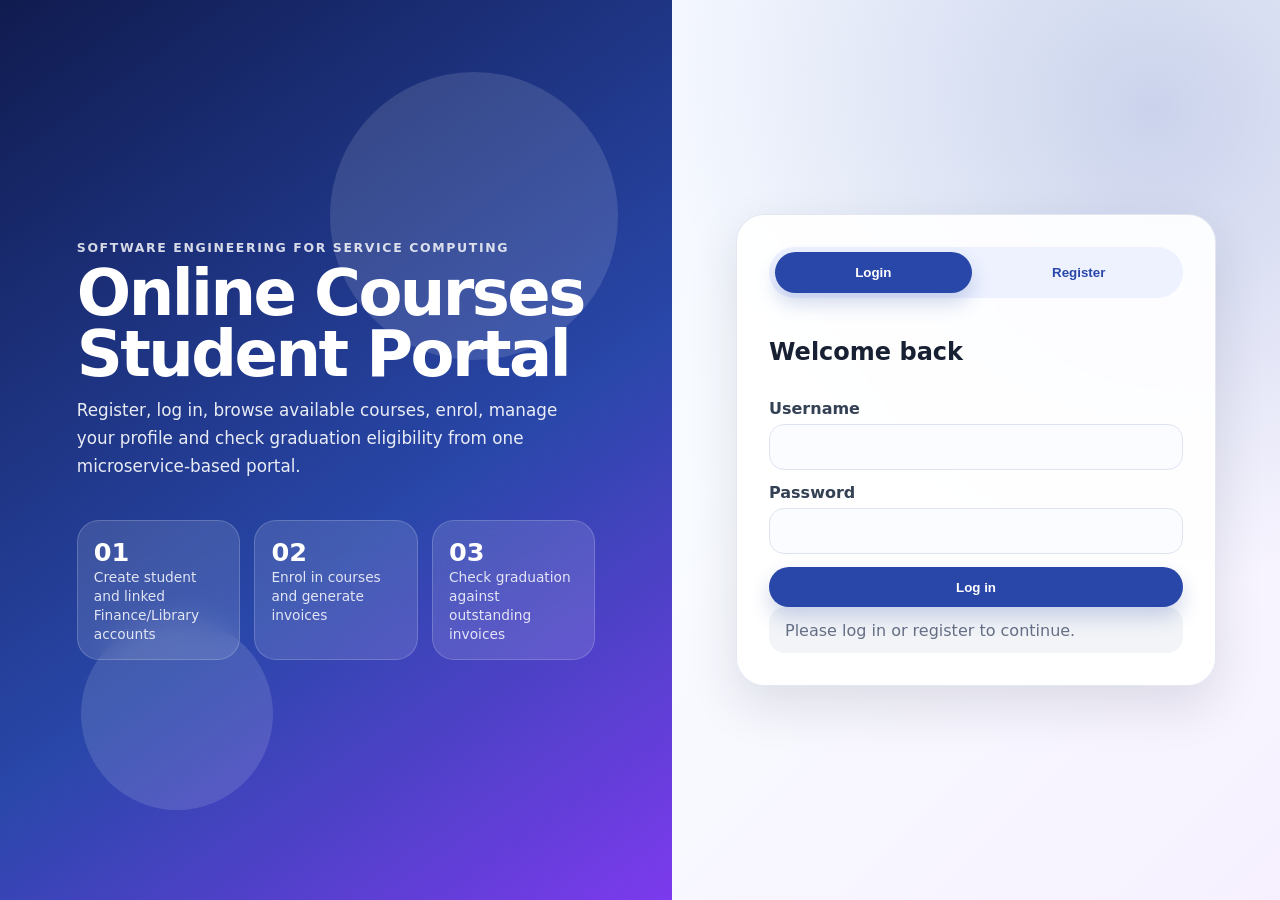
<file: student-service/src/main/resources/static/index.html>
<!DOCTYPE html>
<html lang="en">
<head>
    <meta charset="UTF-8" />
    <meta name="viewport" content="width=device-width, initial-scale=1.0" />
    <title>Student Portal | Login</title>
    <link rel="stylesheet" href="styles.css" />
</head>
<body>
<main class="auth-page">
    <section class="auth-hero">
        <div>
            <p class="eyebrow">Software Engineering for Service Computing</p>
            <h1>Online Courses Student Portal</h1>
            <p class="subtitle">Register, log in, browse available courses, enrol, manage your profile and check graduation eligibility from one microservice-based portal.</p>
        </div>
        <div class="hero-card-row">
            <div class="hero-mini-card"><strong>01</strong><span>Create student and linked Finance/Library accounts</span></div>
            <div class="hero-mini-card"><strong>02</strong><span>Enrol in courses and generate invoices</span></div>
            <div class="hero-mini-card"><strong>03</strong><span>Check graduation against outstanding invoices</span></div>
        </div>
    </section>

    <section class="auth-panel">
        <div class="auth-card">
            <div class="tabs">
                <button class="tab-btn active" type="button" data-tab="loginForm">Login</button>
                <button class="tab-btn" type="button" data-tab="registerForm">Register</button>
            </div>
            <form id="loginForm" class="auth-form active">
                <h2>Welcome back</h2>
                <label>Username <input name="username" autocomplete="username" required /></label>
                <label>Password <input name="password" type="password" autocomplete="current-password" required /></label>
                <button class="primary" type="submit">Log in</button>
            </form>
            <form id="registerForm" class="auth-form">
                <h2>Create account</h2>
                <div class="two-col">
                    <label>First name <input name="firstName" required /></label>
                    <label>Last name <input name="lastName" required /></label>
                </div>
                <label>Email <input name="email" type="email" required /></label>
                <div class="two-col">
                    <label>Username <input name="username" autocomplete="username" required /></label>
                    <label>Password <input name="password" type="password" autocomplete="new-password" required /></label>
                </div>
                <button class="primary" type="submit">Register and continue</button>
            </form>
            <div id="statusBanner" class="status">Please log in or register to continue.</div>
        </div>
    </section>
</main>
<script src="portal.js"></script>
<script src="auth.js"></script>
</body>
</html>
</file>
<file: student-service/src/main/resources/static/styles.css>
:root {
    --bg: #eef2ff;
    --panel: rgba(255,255,255,.92);
    --text: #182033;
    --muted: #667085;
    --line: #dde3f0;
    --brand: #2947a9;
    --brand-dark: #1f347d;
    --accent: #7c3aed;
    --danger: #b42318;
    --success: #027a48;
    --warning: #b54708;
    --shadow: 0 20px 50px rgba(24, 32, 51, 0.12);
}

* { box-sizing: border-box; }
html { scroll-behavior: smooth; }
body {
    min-height: 100vh;
    margin: 0;
    font-family: Inter, ui-sans-serif, system-ui, -apple-system, BlinkMacSystemFont, "Segoe UI", sans-serif;
    color: var(--text);
    background:
        radial-gradient(circle at 10% 10%, rgba(124, 58, 237, .22), transparent 32rem),
        radial-gradient(circle at 90% 12%, rgba(41, 71, 169, .22), transparent 30rem),
        linear-gradient(135deg, #eef2ff, #f8fbff 55%, #f7f1ff);
}

a { color: inherit; text-decoration: none; }

.auth-page {
    display: grid;
    grid-template-columns: 1.05fr .95fr;
    min-height: 100vh;
    overflow: hidden;
}

.auth-hero {
    position: relative;
    display: grid;
    align-content: center;
    gap: 1.5rem;
    padding: clamp(2rem, 6vw, 5rem);
    color: white;
    background: linear-gradient(145deg, #101b4f, #2947a9 58%, #7c3aed);
}

.auth-hero::before, .auth-hero::after {
    content: "";
    position: absolute;
    border-radius: 999px;
    background: rgba(255,255,255,.12);
    animation: float 7s ease-in-out infinite;
}
.auth-hero::before { width: 18rem; height: 18rem; top: 8%; right: 8%; }
.auth-hero::after { width: 12rem; height: 12rem; bottom: 10%; left: 12%; animation-delay: -2s; }

.eyebrow { margin: 0 0 .5rem; text-transform: uppercase; letter-spacing: .13em; font-size: .78rem; opacity: .82; font-weight: 800; }
h1 { margin: 0; font-size: clamp(2.4rem, 5vw, 5.5rem); line-height: .95; letter-spacing: -.04em; }
.subtitle { max-width: 680px; margin: .8rem 0 0; opacity: .9; font-size: 1.05rem; line-height: 1.65; }

.hero-card-row { display: grid; grid-template-columns: repeat(3, minmax(0, 1fr)); gap: .9rem; margin-top: 1rem; position: relative; z-index: 1; }
.hero-mini-card { padding: 1rem; border: 1px solid rgba(255,255,255,.18); border-radius: 22px; background: rgba(255,255,255,.12); backdrop-filter: blur(14px); animation: rise .7s ease both; }
.hero-mini-card:nth-child(2) { animation-delay: .12s; }
.hero-mini-card:nth-child(3) { animation-delay: .24s; }
.hero-mini-card strong { display: block; font-size: 1.6rem; }
.hero-mini-card span { opacity: .84; font-size: .86rem; }

auth-panel { min-width: 0; }
.auth-panel {
    display: grid;
    align-content: center;
    padding: clamp(1.5rem, 5vw, 4rem);
}
.auth-card, .card {
    background: var(--panel);
    border: 1px solid rgba(221, 227, 240, .85);
    border-radius: 28px;
    box-shadow: var(--shadow);
    backdrop-filter: blur(18px);
}
.auth-card { padding: clamp(1.2rem, 3vw, 2rem); animation: slideIn .5s ease both; }
.card { padding: 1.35rem; animation: fadeIn .45s ease both; }

.tabs { display: grid; grid-template-columns: 1fr 1fr; gap: .5rem; padding: .35rem; margin-bottom: 1.2rem; border-radius: 999px; background: #eef2ff; }
.tab-btn { border: 0; border-radius: 999px; padding: .8rem 1rem; cursor: pointer; font-weight: 900; color: var(--brand); background: transparent; }
.tab-btn.active { color: white; background: var(--brand); box-shadow: 0 10px 20px rgba(41, 71, 169, .22); }
.auth-form { display: none; gap: .85rem; }
.auth-form.active { display: grid; animation: fadeIn .35s ease both; }

.app-header {
    position: sticky;
    top: 0;
    z-index: 20;
    display: flex;
    justify-content: space-between;
    align-items: center;
    gap: 1rem;
    padding: .85rem min(5vw, 4rem);
    background: rgba(255,255,255,.82);
    border-bottom: 1px solid rgba(221, 227, 240, .82);
    backdrop-filter: blur(18px);
}
.brand { display: flex; align-items: center; gap: .7rem; font-weight: 950; color: var(--brand); }
.logo { width: 42px; height: 42px; display: grid; place-items: center; border-radius: 15px; color: white; background: linear-gradient(135deg, var(--brand), var(--accent)); box-shadow: 0 10px 22px rgba(41,71,169,.25); }
.nav { display: flex; flex-wrap: wrap; gap: .45rem; align-items: center; justify-content: flex-end; }
.nav a, .nav button { border: 0; border-radius: 999px; padding: .65rem .9rem; background: transparent; font-weight: 850; color: #344054; cursor: pointer; }
.nav a.active, .nav a:hover, .nav button:hover { background: #eef2ff; color: var(--brand); }
.nav .locked { display: none; }
body.has-enrolments .nav .locked { display: inline-flex; }

.page-hero {
    padding: 2rem min(5vw, 4rem) 1rem;
    display: grid;
    gap: .8rem;
}
.page-hero h1 { font-size: clamp(2rem, 4vw, 3.8rem); color: #101828; }
.dashboard-grid { display: grid; grid-template-columns: 1.1fr .9fr; gap: 1.2rem; padding: 1rem min(5vw, 4rem) 3rem; }
.content { display: grid; gap: 1.2rem; padding: 1rem min(5vw, 4rem) 3rem; }
.card-grid { display: grid; grid-template-columns: repeat(3, minmax(0, 1fr)); gap: 1rem; }
.stat { padding: 1rem; border-radius: 22px; background: #f8faff; border: 1px solid var(--line); }
.stat strong { display: block; font-size: 2rem; }
.stat span { color: var(--muted); font-size: .88rem; text-transform: uppercase; letter-spacing: .08em; }
.course-grid { display: grid; grid-template-columns: repeat(auto-fit, minmax(260px, 1fr)); gap: 1rem; }
.course-card { display: grid; gap: .7rem; align-content: start; min-height: 210px; }
.course-card h3 { margin: 0; }
.price { font-size: 1.5rem; font-weight: 950; color: var(--brand); }

form { display: grid; gap: .85rem; width: 100%; }
.two-col { display: grid; grid-template-columns: repeat(2, minmax(0, 1fr)); gap: .85rem; }
label { display: grid; gap: .35rem; font-weight: 750; color: #344054; }
input, textarea {
    width: 100%;
    border: 1px solid var(--line);
    border-radius: 15px;
    padding: .78rem .9rem;
    font: inherit;
    background: #fbfcff;
}
textarea { min-height: 100px; resize: vertical; }
button, .button {
    border: 0;
    border-radius: 999px;
    padding: .78rem 1.08rem;
    font-weight: 900;
    cursor: pointer;
    transition: transform .15s ease, box-shadow .15s ease, background .15s ease;
}
button:hover, .button:hover { transform: translateY(-1px); }
.primary { background: var(--brand); color: white; box-shadow: 0 10px 20px rgba(41,71,169,.22); }
.primary:hover { background: var(--brand-dark); }
.ghost { background: #eef2ff; color: var(--brand); }
.danger { background: #fef3f2; color: var(--danger); }
.small { padding: .55rem .8rem; font-size: .85rem; }
.inline-actions { display: flex; flex-wrap: wrap; gap: .65rem; align-items: center; }

.status { padding: .85rem 1rem; border-radius: 16px; background: #f2f4f7; color: var(--muted); }
.status.error { background: #fef3f2; color: var(--danger); }
.status.success { background: #ecfdf3; color: var(--success); }
.result { border-radius: 18px; padding: 1rem; background: #f8faff; border: 1px solid var(--line); }
.muted { color: var(--muted); }
.badge { display: inline-flex; align-items: center; width: fit-content; border-radius: 999px; padding: .35rem .65rem; background: #eef2ff; color: var(--brand); font-weight: 850; font-size: .82rem; }

.table-wrap { overflow-x: auto; border: 1px solid var(--line); border-radius: 20px; }
table { width: 100%; border-collapse: collapse; background: white; }
th, td { padding: .9rem; border-bottom: 1px solid var(--line); text-align: left; vertical-align: top; }
th { color: #475467; font-size: .82rem; text-transform: uppercase; letter-spacing: .06em; background: #f8faff; }
tr:last-child td { border-bottom: 0; }

.notice { padding: 1rem; border-radius: 18px; border: 1px solid #fedf89; background: #fffaeb; color: var(--warning); }

@keyframes float { 0%,100% { transform: translateY(0) scale(1); } 50% { transform: translateY(-18px) scale(1.04); } }
@keyframes rise { from { opacity: 0; transform: translateY(18px); } to { opacity: 1; transform: translateY(0); } }
@keyframes slideIn { from { opacity: 0; transform: translateX(24px); } to { opacity: 1; transform: translateX(0); } }
@keyframes fadeIn { from { opacity: 0; transform: translateY(8px); } to { opacity: 1; transform: translateY(0); } }

@media (max-width: 920px) {
    .auth-page, .dashboard-grid { grid-template-columns: 1fr; }
    .auth-hero { min-height: 42vh; }
    .card-grid, .hero-card-row { grid-template-columns: 1fr; }
    .app-header { align-items: flex-start; flex-direction: column; }
    .nav { justify-content: flex-start; }
}
@media (max-width: 620px) {
    .two-col { grid-template-columns: 1fr; }
    .page-hero, .content, .dashboard-grid, .app-header { padding-left: 1rem; padding-right: 1rem; }
}
</file>
